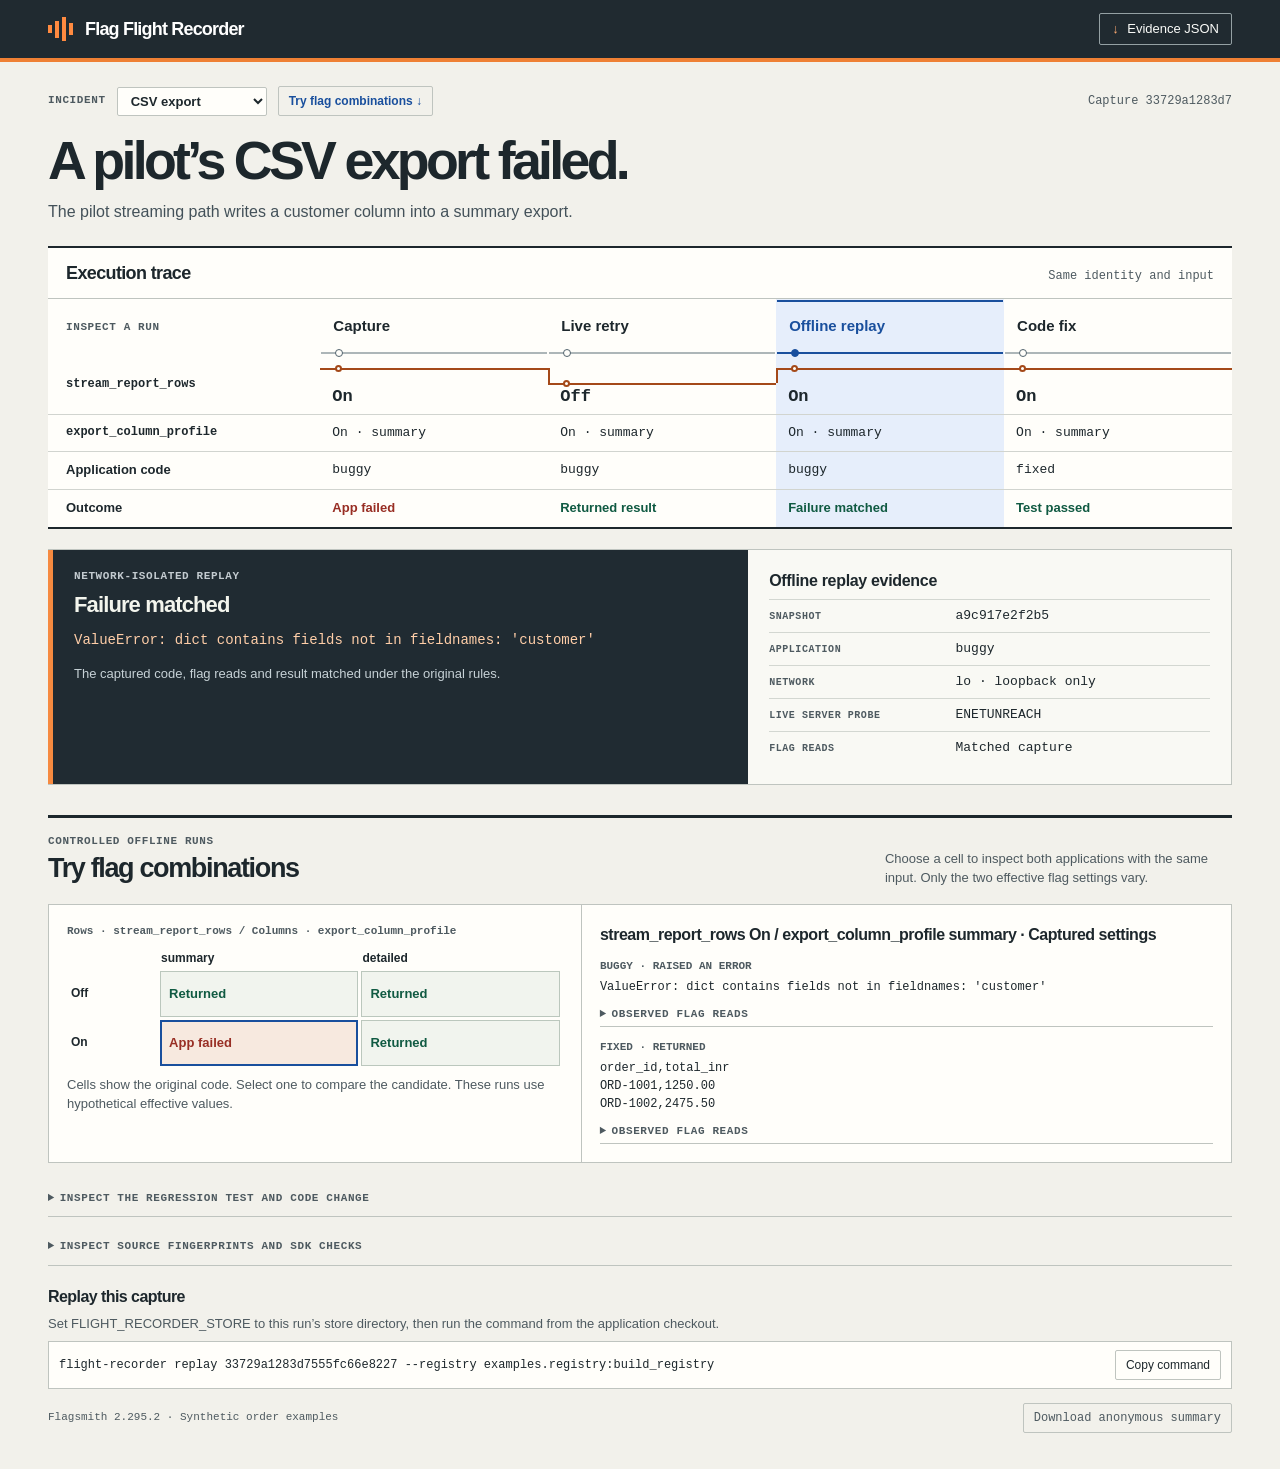
<file: docs/index.html>
<!doctype html>
<html lang="en">
  <head>
    <meta charset="utf-8" />
    <meta name="viewport" content="width=device-width, initial-scale=1" />
    <link rel="icon" href="data:," />
    <meta
      name="description"
      content="Inspect the captured flags, application output and replay evidence for a Flagsmith incident."
    />
    <title>Incident trace · Flag Flight Recorder</title>
    <style>
      :root {
  color-scheme: light;
  --paper: #f2f1eb;
  --surface: #fffefa;
  --ink: #1d272c;
  --muted: #4e5a60;
  --line: #bfc4bf;
  --blue: #194f9d;
  --bluewash: #e6eefb;
  --ok: #105a42;
  --bad: #982e24;
  --orange: #ff8a40;
  --mono:
    "IBM Plex Mono", "SFMono-Regular", Consolas, "Liberation Mono", monospace;
  --sans: Inter, "Segoe UI", Arial, sans-serif;
}
* {
  box-sizing: border-box;
}
body {
  margin: 0;
  background: var(--paper);
  color: var(--ink);
  font: 15px/1.45 var(--sans);
}
h1,
h2,
h3,
p,
dl,
dd {
  margin: 0;
}
button,
select {
  font: inherit;
  color: inherit;
}
button,
select,
summary {
  cursor: pointer;
}
button:focus-visible,
summary:focus-visible,
select:focus-visible,
pre:focus-visible,
a:focus-visible {
  outline: 3px solid #ec7e33;
  outline-offset: 3px;
}
.skip {
  position: fixed;
  left: 12px;
  top: -90px;
  z-index: 2;
  background: white;
  color: var(--ink);
  padding: 10px;
}
.skip:focus {
  top: 8px;
}
.shell {
  width: min(1280px, calc(100% - 96px));
  margin-inline: auto;
}
.bar {
  background: #202a30;
  color: #fff;
  border-bottom: 4px solid #ef8034;
}
.bar .shell {
  display: flex;
  align-items: center;
  justify-content: space-between;
  gap: 14px;
  min-height: 58px;
}
.brand {
  font-size: 18px;
  font-weight: 720;
  letter-spacing: -0.045em;
  display: flex;
  align-items: center;
  gap: 12px;
}
.rec-mark {
  align-items: center;
  display: flex;
  gap: 3px;
  height: 25px;
}
.rec-mark i {
  display: block;
  width: 4px;
  background: var(--orange);
}
.rec-mark i:nth-child(1) {
  height: 8px;
}
.rec-mark i:nth-child(2) {
  height: 17px;
}
.rec-mark i:nth-child(3) {
  height: 24px;
}
.rec-mark i:nth-child(4) {
  height: 12px;
}
.save {
  border: 1px solid #94a0a3;
  background: transparent;
  color: #fafbf8;
  padding: 6px 12px;
  border-radius: 2px;
  font-size: 13px;
}
.save:hover {
  background: #34434a;
}
.save span {
  color: #feaa71;
  margin-right: 5px;
}
main {
  padding: 24px 0 36px;
}
.case-nav {
  display: flex;
  align-items: center;
  gap: 11px;
  flex-wrap: wrap;
  margin-bottom: 17px;
}
.case-nav label,
.micro,
.table-caption,
.signal dt,
summary {
  font: 650 11px/1.4 var(--mono);
  letter-spacing: 0.055em;
  text-transform: uppercase;
}
.case-nav label,
.micro {
  color: var(--muted);
}
.case-nav select {
  background: var(--surface);
  border: 1px solid var(--line);
  padding: 5px 24px 5px 9px;
  border-radius: 2px;
  font-size: 13px;
  font-weight: 650;
}
.case-id {
  margin-left: auto;
  font: 12px/1.5 var(--mono);
  color: var(--muted);
}
h1 {
  font-size: clamp(34px, 4.2vw, 64px);
  line-height: 1.02;
  letter-spacing: -0.069em;
  font-weight: 740;
  max-width: 22ch;
  text-wrap: balance;
}
.dek {
  margin: 12px 0 22px;
  font-size: 16px;
  line-height: 1.5;
  color: #435159;
  max-width: 80ch;
}
section.trace {
  border-block: 2px solid var(--ink);
  background: var(--surface);
}
.trace-head {
  display: flex;
  align-items: baseline;
  gap: 10px;
  justify-content: space-between;
  padding: 12px 18px;
  border-bottom: 1px solid var(--line);
}
h2 {
  font-size: 18px;
  letter-spacing: -0.035em;
}
.trace-head p {
  font: 12px/1.5 var(--mono);
  color: var(--muted);
}
.matrix {
  border-collapse: collapse;
  width: 100%;
  table-layout: fixed;
}
.matrix thead {
  vertical-align: bottom;
}
.matrix tr > * {
  border-bottom: 1px solid #d1d4cf;
}
.matrix tr:last-child > * {
  border-bottom: 0;
}
.matrix th,
.matrix td {
  vertical-align: middle;
  text-align: left;
}
.matrix th:first-child {
  width: 23%;
  padding: 9px 18px;
  font-size: 13px;
}
.matrix thead th:first-child {
  font: 650 11px/1.5 var(--mono);
  letter-spacing: 0.055em;
  text-transform: uppercase;
  color: var(--muted);
}
.matrix td {
  font: 13px/1.4 var(--mono);
  padding: 7px 12px;
}
.matrix td.selected,
.matrix th.selected {
  background: var(--bluewash);
}
.matrix tbody tr:first-child td {
  font-size: 17px;
  font-weight: 650;
}
.matrix tbody tr:nth-child(-n + 2) th {
  font-family: var(--mono);
  font-size: 12px;
  overflow-wrap: anywhere;
}
.stage {
  position: relative;
  border: 0;
  text-align: left;
  background: transparent;
  width: 100%;
  padding: 14px 12px 16px;
  font-size: 15px;
  font-weight: 700;
  line-height: 1.35;
  min-height: 54px;
}
.stage:hover {
  background: #f1f3ee;
}
.stage[aria-pressed="true"] {
  color: var(--blue);
  background: var(--bluewash);
}
.stage:after {
  content: "";
  position: absolute;
  bottom: 0;
  height: 2px;
  left: 0;
  right: 0;
  background: #adb6b8;
}
.stage:before {
  content: "";
  z-index: 1;
  position: absolute;
  bottom: -3px;
  left: 14px;
  width: 6px;
  height: 6px;
  border-radius: 50%;
  background: var(--surface);
  border: 1px solid #52636d;
}
.stage[aria-pressed="true"]:before {
  border-color: var(--blue);
  background: var(--blue);
}
.stage[aria-pressed="true"]:after {
  background: var(--blue);
}
.stage:focus-visible {
  outline-offset: -3px;
}
.matrix .level {
  position: relative;
  height: 60px;
  vertical-align: bottom;
  padding-bottom: 6px;
}
.wave {
  position: absolute;
  inset: 0;
  pointer-events: none;
}
.wave::before {
  content: "";
  position: absolute;
  top: 13px;
  left: 0;
  right: 0;
  border-top: 2px solid #a44919;
}
.wave.low::before {
  top: 28px;
}
.wave.transition::after {
  content: "";
  position: absolute;
  left: 0;
  top: 13px;
  height: 15px;
  border-left: 2px solid #a44919;
}
.wave .sample {
  position: absolute;
  top: 10px;
  left: 15px;
  width: 7px;
  height: 7px;
  border: 2px solid #a44919;
  border-radius: 50%;
  background: var(--surface);
}
.wave.low .sample {
  top: 25px;
}
.delta .held {
  display: block;
}
.matrix .status {
  font: 680 13px/1.4 var(--sans);
}
.good {
  color: var(--ok);
}
.bad {
  color: var(--bad);
}
.neutral {
  color: var(--ink);
}
.mobile-trace {
  display: none;
}
.readout {
  display: grid;
  grid-template-columns: minmax(0, 1.45fr) minmax(0, 1fr);
  margin-top: 20px;
  border: 1px solid var(--line);
  border-left: 0;
}
.output {
  color: #f3f5ed;
  background: #202b32;
  border-left: 5px solid #f68a40;
  padding: 19px 21px;
  min-width: 0;
}
.output .micro {
  color: #c3cbd0;
}
.output h3 {
  font-size: 22px;
  letter-spacing: -0.04em;
  margin: 5px 0 9px;
}
.output pre {
  color: #ffcea8;
  font: 14px/1.55 var(--mono);
  white-space: pre-wrap;
  overflow-wrap: anywhere;
  margin: 0;
}
.output pre.success {
  color: #b1e1cf;
}
.output .explain {
  color: #c6d1d6;
  margin-top: 14px;
  font-size: 13px;
  max-width: 65ch;
}
.proof {
  background: #f9f9f4;
  padding: 19px 21px;
  min-width: 0;
}
.proof h3 {
  font-size: 16px;
  letter-spacing: -0.02em;
  margin-bottom: 7px;
}
.signal > div {
  display: grid;
  grid-template-columns: minmax(95px, 40%) 1fr;
  align-items: baseline;
  gap: 10px;
  padding: 7px 0;
  border-top: 1px solid #d3d7d1;
}
.signal dt {
  font-size: 10px;
  color: var(--muted);
}
.signal dd {
  font: 13px/1.4 var(--mono);
  overflow-wrap: anywhere;
}
details {
  border-bottom: 1px solid var(--line);
  margin-top: 12px;
}
summary {
  display: list-item;
  padding: 10px 0;
  color: var(--muted);
  width: fit-content;
}
details .signal {
  margin: 0 0 16px;
  max-width: 850px;
}
footer {
  color: var(--muted);
  font: 11px/1.5 var(--mono);
  margin-top: 14px;
}
@media (max-width: 900px) {
  .shell {
    width: calc(100% - 44px);
  }
  .matrix th:first-child {
    width: 22%;
    padding-left: 11px;
  }
  .matrix td {
    padding-inline: 8px;
  }
  .stage {
    padding-inline: 8px;
    font-size: 14px;
  }
}
@media (max-width: 700px) {
  .shell {
    width: calc(100% - 32px);
  }
  .bar .shell {
    min-height: 50px;
  }
  .brand {
    font-size: 16px;
    gap: 8px;
  }
  .save {
    font-size: 12px;
    padding: 5px 7px;
  }
  main {
    padding-top: 15px;
  }
  .case-nav {
    margin-bottom: 13px;
    gap: 7px;
  }
  .case-id {
    font-size: 10px;
  }
  .dek {
    margin: 9px 0 14px;
    font-size: 14px;
    line-height: 1.45;
  }
  .trace-head {
    padding: 9px 10px;
    align-items: flex-start;
    flex-direction: column;
    gap: 1px;
  }
  .trace-head p {
    font-size: 10px;
  }
  h2 {
    font-size: 16px;
  }
  .matrix {
    display: none;
  }
  .mobile-trace {
    display: block;
  }
  .m-stages {
    display: grid;
    grid-template-columns: 1fr 1fr;
  }
  .m-stage {
    position: relative;
    display: flex;
    align-items: flex-start;
    gap: 8px;
    flex-direction: column;
    background: var(--surface);
    text-align: left;
    border: 0;
    border-bottom: 1px solid var(--line);
    padding: 9px 10px;
    line-height: 1.1;
  }
  .m-stage:nth-child(odd) {
    border-right: 1px solid var(--line);
  }
  .m-stage strong {
    font-size: 13px;
  }
  .m-stage span {
    font-size: 12px;
  }
  .m-stage[aria-pressed="true"] {
    background: var(--bluewash);
    box-shadow: inset 3px 0 var(--blue);
  }
  .delta {
    padding: 8px 10px;
    line-height: 1.5;
    font-size: 12px;
    overflow-wrap: anywhere;
  }
  .delta code {
    font-weight: 650;
  }
  .readout {
    grid-template-columns: 1fr;
    margin-top: 14px;
  }
  .output,
  .proof {
    padding: 14px;
  }
  .output h3 {
    font-size: 20px;
  }
  .output pre {
    font-size: 13px;
  }
  .output .explain {
    margin-top: 8px;
  }
  .proof {
    border-left: 1px solid var(--line);
  }
  summary {
    font-size: 10px;
  }
  .case-nav select {
    padding-right: 8px;
  }
}
@media (max-width: 370px) {
  .brand {
    font-size: 14px;
  }
  .case-id {
    display: none;
  }
  .shell {
    width: calc(100% - 24px);
  }
  h1 {
    font-size: 31px;
  }
  .save {
    font-size: 11px;
  }
  .dek {
    font-size: 13px;
  }
}
[hidden] {
  display: none !important;
}
button {
  touch-action: manipulation;
}
.jump,
#copy,
#regression-body button,
footer button {
  background: transparent;
  border: 1px solid var(--line);
  border-radius: 2px;
  padding: 5px 10px;
  font-size: 12px;
  line-height: 1.5;
}
.jump {
  color: var(--blue);
  font-weight: 680;
}
.jump:hover,
#copy:hover,
footer button:hover,
#regression-body button:hover {
  background: var(--bluewash);
}
.case-nav {
  row-gap: 8px;
}
.matrix th:first-child {
  overflow-wrap: anywhere;
}
.matrix td {
  overflow-wrap: anywhere;
}
.matrix .stage {
  overflow-wrap: anywhere;
}
.signal dd,
.cell-evidence pre {
  white-space: pre-wrap;
}
.explorer {
  margin-block: 30px 18px;
  border-top: 3px solid var(--ink);
  scroll-margin-top: 14px;
}
.explorer-head {
  display: flex;
  align-items: end;
  justify-content: space-between;
  gap: 18px;
  margin: 16px 0;
}
.explorer h2 {
  font-size: 27px;
  letter-spacing: -0.05em;
}
.explorer-head > p {
  max-width: 48ch;
  font-size: 13px;
  color: var(--muted);
}
.experiment {
  display: grid;
  grid-template-columns: minmax(0, 0.9fr) minmax(0, 1.1fr);
  background: var(--surface);
  border: 1px solid var(--line);
}
.experiment > div {
  min-width: 0;
  padding: 18px;
}
.cell-evidence {
  border-left: 1px solid var(--line);
}
.cell-evidence h3 {
  font-size: 16px;
  letter-spacing: -0.03em;
}
.cell-evidence h4 {
  font: 650 11px/1.4 var(--mono);
  text-transform: uppercase;
  color: var(--muted);
  margin: 13px 0 3px;
}
.cell-evidence pre,
#regression-body pre {
  font: 12px/1.5 var(--mono);
  white-space: pre-wrap;
  overflow-wrap: anywhere;
  margin: 0;
  max-height: 180px;
  overflow: auto;
}
.axes {
  width: 100%;
  table-layout: fixed;
  border-collapse: separate;
  border-spacing: 3px;
  font-size: 13px;
}
.axes caption {
  text-align: left;
  overflow-wrap: anywhere;
  font: 600 11px/1.5 var(--mono);
  color: var(--muted);
  margin-bottom: 6px;
}
.axes th {
  text-align: left;
  font-size: 12px;
  overflow-wrap: anywhere;
}
.axes th:first-child {
  width: 18%;
}
.axes td {
  padding: 0;
}
.axes button {
  min-height: 46px;
  width: 100%;
  background: #f1f4ee;
  border: 1px solid #bbc7bd;
  text-align: left;
  padding: 8px;
  font-size: 13px;
  font-weight: 650;
  color: var(--ok);
}
.axes button.failure {
  background: #f7e9df;
  border-color: #dab4a1;
  color: var(--bad);
}
.axes button[aria-pressed="true"] {
  outline: 2px solid var(--blue);
  outline-offset: -2px;
}
.axes button:focus-visible {
  outline: 3px solid #aa4e11;
  outline-offset: 1px;
}
.lab-note,
details p,
#replay-command p {
  color: var(--muted);
  font-size: 13px;
  margin: 7px 0;
}
.cell-evidence details {
  margin: 7px 0 0;
}
.cell-evidence summary {
  padding: 4px 0;
}
.cell-evidence pre {
  color: var(--ink);
}
#regression-body {
  padding-bottom: 14px;
}
#regression-body pre {
  background: var(--surface);
  padding: 12px;
  margin: 8px 0;
}
#replay-command {
  margin-top: 19px;
}
#replay-command h2 {
  font-size: 16px;
}
.command {
  display: flex;
  align-items: center;
  gap: 10px;
  flex-wrap: wrap;
  background: var(--surface);
  border: 1px solid var(--line);
  padding: 8px 10px;
}
.command code {
  font: 12px/1.5 var(--mono);
  overflow-wrap: anywhere;
}
.command button {
  margin-left: auto;
}
footer {
  display: flex;
  align-items: center;
  justify-content: space-between;
  gap: 8px;
  flex-wrap: wrap;
}
.stage[aria-pressed="true"] {
  box-shadow: inset 0 2px var(--blue);
}
#regression-body button {
  font-family: var(--sans);
}
.output pre {
  max-height: 230px;
  overflow: auto;
}
.m-stage {
  min-height: 48px;
}
.signal dd {
  margin: 0;
}
@media (max-width: 700px) {
  .experiment {
    grid-template-columns: 1fr;
  }
  .experiment > div {
    padding: 10px;
  }
  .cell-evidence {
    border-left: 0;
    border-top: 1px solid var(--line);
  }
  .explorer-head {
    display: block;
    margin: 12px 0;
  }
  .explorer-head > p {
    margin-top: 6px;
  }
  .jump {
    font-size: 11px;
    padding: 4px 7px;
  }
  .case-id {
    display: none;
  }
  .explorer h2 {
    font-size: 23px;
  }
  .axes button {
    min-height: 44px;
  }
  .output .explain {
    font-size: 12px;
  }
  footer {
    align-items: start;
  }
  .trace-head p {
    display: none;
  }
}

    </style>
  </head>
  <body>
    <a class="skip" href="#investigation">Skip to incident</a>
    <header class="bar">
      <div class="shell">
        <div class="brand">
          <span aria-hidden="true" class="rec-mark"
            ><i></i><i></i><i></i><i></i></span
          >Flag Flight Recorder
        </div>
        <button type="button" class="save" id="save">
          <span aria-hidden="true">↓</span> Evidence JSON
        </button>
      </div>
    </header>
    <main class="shell" id="investigation" tabindex="-1">
      <nav class="case-nav" aria-label="Incident selection">
        <label for="case">Incident</label
        ><select id="case"></select
        ><button type="button" class="jump" id="jump" hidden>
          Try flag combinations ↓</button
        ><span class="case-id" id="case-id"></span>
      </nav>
      <h1 id="headline"></h1>
      <p class="dek" id="dek"></p>
      <section class="trace" aria-labelledby="trace-title">
        <div class="trace-head">
          <h2 id="trace-title">Execution trace</h2>
          <p>Same identity and input</p>
        </div>
        <table
          class="matrix"
          id="matrix"
          aria-label="Recorded flags, code and outcomes by stage"
        ></table>
        <div class="mobile-trace">
          <div
            class="m-stages"
            id="m-stages"
            role="group"
            aria-label="Inspect a recorded stage"
          ></div>
          <p class="delta" id="delta"></p>
        </div>
      </section>
      <section
        class="readout"
        aria-label="Selected stage evidence"
        aria-live="polite"
        aria-atomic="true"
      >
        <div class="output">
          <p class="micro" id="stage-kind"></p>
          <h3 id="output-title"></h3>
          <pre id="output" tabindex="0"></pre>
          <p id="explain" class="explain"></p>
        </div>
        <div class="proof">
          <h3 id="proof-title"></h3>
          <dl class="signal" id="proof"></dl>
        </div>
      </section>
      <section
        id="explorer"
        class="explorer"
        aria-labelledby="explorer-title"
        hidden
        tabindex="-1"
      >
        <div class="explorer-head">
          <div>
            <p class="micro">Controlled offline runs</p>
            <h2 id="explorer-title">Try flag combinations</h2>
          </div>
          <p>
            Choose a cell to inspect both applications with the same input. Only
            the two effective flag settings vary.
          </p>
        </div>
        <div class="experiment">
          <div id="grid"></div>
          <div class="cell-evidence" aria-live="polite">
            <h3 id="cell-title"></h3>
            <div id="cell-output"></div>
          </div>
        </div>
      </section>
      <details id="regression">
        <summary>Inspect the regression test and code change</summary>
        <div id="regression-body"></div>
      </details>
      <details id="provenance">
        <summary>Inspect source fingerprints and SDK checks</summary>
        <dl class="signal" id="origins"></dl>
      </details>
      <section id="replay-command" hidden>
        <h2>Replay this capture</h2>
        <p>
          Set FLIGHT_RECORDER_STORE to this run’s store directory, then run the
          command from the application checkout.
        </p>
        <div class="command">
          <code id="command"></code
          ><button type="button" id="copy">Copy command</button>
        </div>
      </section>
      <footer>
        <span id="meta"></span
        ><button type="button" id="summary">Download anonymous summary</button>
      </footer>
      <noscript>Enable JavaScript to inspect the recorded evidence.</noscript>
    </main>
    <script type="application/json" id="evidence">
      {"cases":[{"artifacts":{"filename":"csv-export-synthetic-pytest.zip","fixture_snapshot":"0b551dc3bb2e133a88a1ee3e2edfd37ad4dc0d0acfbac26d9bb731e2ca460d48","fixture_spec":"8ce2286a4867b5d7b130416fb6205abe407a3ac56d3f9376a374667ddf43a182","patch":"--- csv-export/buggy.py\n+++ csv-export/fixed.py\n@@ -1,4 +1,4 @@\n-\"\"\"The original version of the CSV operation, retained for historical replay.\"\"\"\n+\"\"\"CSV export with the selected columns applied to streamed rows.\"\"\"\n \n from flag_flight_recorder import OperationContext\n \n@@ -7,7 +7,5 @@\n \n def export_report(context: OperationContext) -\u003e str:\n     rows, streaming, columns = report_settings(context)\n-    if streaming:\n-        # The original streaming path supplied columns outside the selected profile.\n-        return write_csv(rows, columns)\n-    return write_csv([project_row(row, columns) for row in rows], columns)\n+    projected = (project_row(row, columns) for row in rows)\n+    return write_csv(projected if streaming else list(projected), columns)\n","runtime":{"engine":"11.1.2","flagsmith":"6.5.0","implementation":"CPython","python":"3.13.5"},"zip_base64":"[base64]/[base64]/pxTvH0o7lOb/BtY/5/NP1BLAwQUAAAACAChq3ld+C/45D0CAACsAwAADAAAAGNhcHR1cmUuanNvbnVSy2ocMRD8lUUXH+Id9BhpHtfY54QQkkMIS0vq2RXMC0njeDH+97R2MAkOOU1PqVWq7qoXBut6SheQ2rCetbYx2NgWtOTS1FI1WimN0nprUEqD0DTQON/YrvZeE6oa7LDuurrtTO3Y/Y3vCWMKy0yEdjufr4TiE4wb5CWy/oXhfA4z0qkQlagkHQ8jnNMU8oVAU+mKExamdcQJ5wx55/r4+ZovVN2zdS96piqhKs1eywPUWciH8Jy3iIlqgoMnOOQr9abrnC+YgzuuYVzykdflkXndcullcflF3x8vzG0pLxOSUvaA03J4hJSpc4ke4yl4gj99eTgKzgWheckwnsJcuoXUvOKc1PxL8h3/[base64]/W8Gau4Pd297vSOmRMnYUhk+RgoWreu6FrJvFDV8vGG0qIjgbyvcFZzcMm7TfFrjMoQR9ziCHZGmz3HDe1aSWmjSNk0Qr4UjZWKZThFvDHtS3t0rniR3wQlYL6icYU2X5S+HuNVaeKeslSiUgpb8QFQo0Q9eNeBr77jn4AZL/hjfWdsogdJBbbivW/b6G1BLAwQUAAAACAChq3ld550m2h0BAADRAgAAEAAAAGVudmlyb25tZW50Lmpzb26tUk1PwzAM/SuTz53Eeuxt0rghNAE3NEWmc0pGPqrEGauq/neSrWwDhkAIHyJbfs7zs90Dtkq8UAcVOCm1sjQNneVnYlVPpdpx9AQFSMLsicDIFKB67GG9Qds4odZQzQogi0+aks8+0hEPVQ8jwKJJIdCudZ5F7XQ0VrTeSaUzAXdtTt8/zG8X87sFDGec1BiyDJWNWn9qRWxRx1wYojHou1Orh3SMmR6uRpteeEabpVITNastepVLL/Bk4auh+KC9/El7edQe2BMa4Wk/Au9ewz8IXyrteLLUaP+uvfy19lXxvk+1Tq0p7oTbkvcp2gOOWq+lpDp9SBOpsQmT0ymlnW9S6utp3Lga9RnQ+QatCsjK2W/QeVrjlA79DW9QSwMEFAAAAAgAoat5XalythyxAAAA6gAAAA8AAAByZWdyZXNzaW9uLmpzb249zMFqxCAUheF3cW2D1/E6mnX3ha4LcqM3HSGTiDolpfTd66az/c/h+xFUSvji2vKxi1ms+eQkpIhU+qNyaDfSaMeAVlsAs2jUkExUGlZHF3ALem+c8xckRrJOe2PI0oomRhsjm6vxjBaHyWfh2Ac/i6MmriEn2Y9OW8h7/djf3l9fQCmQoFFNSj2LltpcccJRhlL5M7dev4fCJ93Lxm36b/PyyFsKz4sULd74TmKG3z9QSwMEFAAAAAgAoat5XWnGiJHxAAAAUQEAABAAAAB0ZXN0X2luY2lkZW50LnB5ZY89T8QwDIb3/Aqry10lrupnWpBgZERMrJHbOG2kNKmcgODfkzt0E96s5/2wi6L4ILbmB9JGQN8HLYk0MMVPlwBXtD6mGwtsV+vRwavDNe42bUD+y3LwO/lUFUUhDIcdDkybszPY/Qic4D2v4o+YbFTG2XVLimkJrIkrpjWXRRv83YExEl8VdyCE0GQgUUzqlqHpIK9zqwoHMaasOZdweYG34OlJQJ5/IefrIWeljHWkVFkdyDngAWL+WMUN20E+n6aF2naS2E9ynAc9zk1X9400s2zrAWfq6xE7XAapO/[base64]","zip_sha256":"a2b89303a9a0906a3c0725537e86c8e4457ef81b9a18ad436c86151ec8e305af"},"comparison":{"app_sha256":"8b76e7b8a5202642375335e2bdb6e226ea77a7cd7b94dd5db637e9e49948964c","app_version":"buggy","capture_id":"33729a1283d7555fc66e8227","current":{"outcome":{"result":"order_id,total_inr\nORD-1001,1250.00\nORD-1002,2475.50\n","status":"success"},"reads":{"export_column_profile":{"enabled":true,"value":"summary"},"stream_report_rows":{"enabled":false}},"snapshot_sha256":"f0bae9d86ae631da246c7c6969b99b2ea2ec3edcb4e9d655c6db40c490b99ec3"},"event_sha256":"e50911ecd5bad968d60b02b5096a26fa80f8a161eeb6eac23dbf337bd1c5105e","flag_changes":[{"after":{"enabled":false},"before":{"enabled":true},"name":"stream_report_rows"}],"historical":{"outcome":{"message":"dict contains fields not in fieldnames: 'customer'","status":"error","type":"ValueError"},"reads":{"export_column_profile":{"enabled":true,"value":"summary"},"stream_report_rows":{"enabled":true}},"snapshot_sha256":"a9c917e2f2b53b944db12cf6ba3c1ce797d2735925acee956f68c72c5c86e8f8"},"identity":"synthetic-pilot-04","isolation":{"connection_error":"ENETUNREACH","interfaces":["lo"],"isolated":true,"live_listener_reachable":false,"namespace":"net:[4026534242]","probe_host":"127.0.0.1","probe_port":13934},"occurred_at":"2026-11-25T15:59:01.515+00:00","operation":"csv-export","outcome_changed":true,"reasons":{"export_column_profile":"SPLIT; weight=50.0","stream_report_rows":"TARGETING_MATCH; segment=Pilot Plan"},"recorded":{"outcome":{"message":"dict contains fields not in fieldnames: 'customer'","status":"error","type":"ValueError"},"reads":{"export_column_profile":{"enabled":true,"value":"summary"},"stream_report_rows":{"enabled":true}},"snapshot_sha256":"a9c917e2f2b53b944db12cf6ba3c1ce797d2735925acee956f68c72c5c86e8f8"},"registry":"examples.registry:build_registry","runtime":{"engine":"11.1.2","flagsmith":"6.5.0","implementation":"CPython","python":"3.13.5"},"status":"reproduced","traits":{"plan":"pilot"}},"description":"The pilot streaming path writes a customer column into a summary export.","exploration":{"axes":[{"field":"enabled","flag":"stream_report_rows","values":[false,true]},{"field":"value","flag":"export_column_profile","values":["summary","detailed"]}],"baseline_settings":[true,"summary"],"candidate_app_sha256":"75cbcd6ed6a690e8da1f47e2aff2d6fbfaffe0c8532488307249a1057a292780","candidate_version":"fixed","capture_id":"33729a1283d7555fc66e8227","cells":[{"candidate":{"outcome":{"result":"order_id,total_inr\nORD-1001,1250.00\nORD-1002,2475.50\n","status":"success"},"reads":{"export_column_profile":{"enabled":true,"value":"summary"},"stream_report_rows":{"enabled":false}}},"original":{"outcome":{"result":"order_id,total_inr\nORD-1001,1250.00\nORD-1002,2475.50\n","status":"success"},"reads":{"export_column_profile":{"enabled":true,"value":"summary"},"stream_report_rows":{"enabled":false}}},"settings":[false,"summary"],"snapshot_sha256":"db806c0952014680e419c68395fa67a9d2e06d12a00f8a6b9243c49fa23f18cb"},{"candidate":{"outcome":{"result":"order_id,customer,total_inr\nORD-1001,Demo East,1250.00\nORD-1002,Demo West,2475.50\n","status":"success"},"reads":{"export_column_profile":{"enabled":true,"value":"detailed"},"stream_report_rows":{"enabled":false}}},"original":{"outcome":{"result":"order_id,customer,total_inr\nORD-1001,Demo East,1250.00\nORD-1002,Demo West,2475.50\n","status":"success"},"reads":{"export_column_profile":{"enabled":true,"value":"detailed"},"stream_report_rows":{"enabled":false}}},"settings":[false,"detailed"],"snapshot_sha256":"bfe17469d54a1601cd566c11a04c65758ddf294a1ba51bff518092cd973a6923"},{"candidate":{"outcome":{"result":"order_id,total_inr\nORD-1001,1250.00\nORD-1002,2475.50\n","status":"success"},"reads":{"export_column_profile":{"enabled":true,"value":"summary"},"stream_report_rows":{"enabled":true}}},"original":{"outcome":{"message":"dict contains fields not in fieldnames: 'customer'","status":"error","type":"ValueError"},"reads":{"export_column_profile":{"enabled":true,"value":"summary"},"stream_report_rows":{"enabled":true}}},"settings":[true,"summary"],"snapshot_sha256":"f2da51f22fa31797eca43f29352a1a392d43cb2db702de1b5b82d08fbe77043a"},{"candidate":{"outcome":{"result":"order_id,customer,total_inr\nORD-1001,Demo East,1250.00\nORD-1002,Demo West,2475.50\n","status":"success"},"reads":{"export_column_profile":{"enabled":true,"value":"detailed"},"stream_report_rows":{"enabled":true}}},"original":{"outcome":{"result":"order_id,customer,total_inr\nORD-1001,Demo East,1250.00\nORD-1002,Demo West,2475.50\n","status":"success"},"reads":{"export_column_profile":{"enabled":true,"value":"detailed"},"stream_report_rows":{"enabled":true}}},"settings":[true,"detailed"],"snapshot_sha256":"21662f479f1f81ba02b0f4c19af8e564a62b42984c3c3903b99323ec4f44c409"}],"event_sha256":"e50911ecd5bad968d60b02b5096a26fa80f8a161eeb6eac23dbf337bd1c5105e","historical_snapshot":"a9c917e2f2b53b944db12cf6ba3c1ce797d2735925acee956f68c72c5c86e8f8","isolation":{"connection_error":"ENETUNREACH","interfaces":["lo"],"isolated":true,"live_listener_reachable":false,"namespace":"net:[4026534242]","probe_host":"127.0.0.1","probe_port":13934},"kind":"effective-flag-combinations","original_app_sha256":"8b76e7b8a5202642375335e2bdb6e226ea77a7cd7b94dd5db637e9e49948964c","original_version":"buggy"},"fix":"Project each streamed row onto the selected report columns before passing it to the CSV writer.","headline":"A pilot’s CSV export failed.","id":"csv-export","live_requests":{"original":{"app_sha256":"8b76e7b8a5202642375335e2bdb6e226ea77a7cd7b94dd5db637e9e49948964c","capture_id":"33729a1283d7555fc66e8227","event_sha256":"e50911ecd5bad968d60b02b5096a26fa80f8a161eeb6eac23dbf337bd1c5105e","http_status":500,"method":"POST","occurred_at":"2026-11-25T15:59:01.515+00:00","outcome":{"message":"dict contains fields not in fieldnames: 'customer'","status":"error","type":"ValueError"},"path":"/exports","reads":{"export_column_profile":{"enabled":true,"value":"summary"},"stream_report_rows":{"enabled":true}},"snapshot_sha256":"a9c917e2f2b53b944db12cf6ba3c1ce797d2735925acee956f68c72c5c86e8f8"},"retry":{"app_sha256":"8b76e7b8a5202642375335e2bdb6e226ea77a7cd7b94dd5db637e9e49948964c","capture_id":"8efb126948e9ff4926ce19ce","event_sha256":"e50911ecd5bad968d60b02b5096a26fa80f8a161eeb6eac23dbf337bd1c5105e","http_status":200,"method":"POST","occurred_at":"2026-11-25T15:59:01.819+00:00","outcome":{"result":"order_id,total_inr\nORD-1001,1250.00\nORD-1002,2475.50\n","status":"success"},"path":"/exports","reads":{"export_column_profile":{"enabled":true,"value":"summary"},"stream_report_rows":{"enabled":false}},"snapshot_sha256":"f0bae9d86ae631da246c7c6969b99b2ea2ec3edcb4e9d655c6db40c490b99ec3"}},"occurred_at":"2026-11-25T15:59:01.515+00:00","regression":{"after":{"app_sha256":"75cbcd6ed6a690e8da1f47e2aff2d6fbfaffe0c8532488307249a1057a292780","app_version":"fixed","capture_id":"33729a1283d7555fc66e8227","detail":"Historical flags and expected application result match.","event_sha256":"e50911ecd5bad968d60b02b5096a26fa80f8a161eeb6eac23dbf337bd1c5105e","expected":"order_id,total_inr\nORD-1001,1250.00\nORD-1002,2475.50\n","flags_match":true,"isolation":{"connection_error":"ENETUNREACH","interfaces":["lo"],"isolated":true,"live_listener_reachable":false,"namespace":"net:[4026534242]","probe_host":"127.0.0.1","probe_port":13934},"operation":"csv-export","outcome":{"result":"order_id,total_inr\nORD-1001,1250.00\nORD-1002,2475.50\n","status":"success"},"passed":true,"pytest_exit":0,"reads":{"export_column_profile":{"enabled":true,"value":"summary"},"stream_report_rows":{"enabled":true}},"snapshot_sha256":"a9c917e2f2b53b944db12cf6ba3c1ce797d2735925acee956f68c72c5c86e8f8","spec_sha256":"e81100c08000493a419fe24debdd72175472a3641ed9baa959775d7ca309d692"},"before":{"app_sha256":"8b76e7b8a5202642375335e2bdb6e226ea77a7cd7b94dd5db637e9e49948964c","app_version":"buggy","capture_id":"33729a1283d7555fc66e8227","detail":"ValueError: dict contains fields not in fieldnames: 'customer'","event_sha256":"e50911ecd5bad968d60b02b5096a26fa80f8a161eeb6eac23dbf337bd1c5105e","expected":"order_id,total_inr\nORD-1001,1250.00\nORD-1002,2475.50\n","flags_match":true,"isolation":{"connection_error":"ENETUNREACH","interfaces":["lo"],"isolated":true,"live_listener_reachable":false,"namespace":"net:[4026534242]","probe_host":"127.0.0.1","probe_port":13934},"operation":"csv-export","outcome":{"message":"dict contains fields not in fieldnames: 'customer'","status":"error","type":"ValueError"},"passed":false,"pytest_exit":1,"reads":{"export_column_profile":{"enabled":true,"value":"summary"},"stream_report_rows":{"enabled":true}},"snapshot_sha256":"a9c917e2f2b53b944db12cf6ba3c1ce797d2735925acee956f68c72c5c86e8f8","spec_sha256":"e81100c08000493a419fe24debdd72175472a3641ed9baa959775d7ca309d692"},"binding":"verified","test_sha256":"f071c8123fa29e9c6e0edbbbae6c2c716056abb39612cdb7b5aecd1d370a0cc8"},"sdk_checks":[{"identity":"synthetic-pilot-04","label":"Environment default","parity":"live API and pinned document agree","streaming":false,"variant":"summary"},{"identity":"synthetic-pilot-04","label":"Pilot segment","parity":"live API and pinned document agree","streaming":true,"variant":"summary"},{"identity":"synthetic-pilot-support-control","label":"Identity override","parity":"live API and pinned document agree","streaming":false,"variant":"summary"},{"identity":"synthetic-pilot-00","label":"Weighted variant","parity":"live API and pinned document agree","streaming":true,"variant":"detailed"}],"title":"CSV export","transition":{"after":false,"before":true,"flag":"stream_report_rows","http_status":200,"method":"PATCH","occurred_at":"2026-11-25T15:59:01.726+00:00","segment":"Pilot Plan"}},{"artifacts":{"filename":"shipping-quote-synthetic-pytest.zip","fixture_snapshot":"be86747c5a416331f2aff84ba88469e22d4e0db94f6e0a7f758cb6e951d981d3","fixture_spec":"5deadcd60baeb8881bfd991a2fc4ad45c4d3f184438e2f02710384e01a2eaa00","patch":"--- shipping-quote/buggy.py\n+++ shipping-quote/fixed.py\n@@ -1,4 +1,4 @@\n-\"\"\"Original quote handler with a sparse rate-table lookup.\"\"\"\n+\"\"\"Quote handler that reports a missing service explicitly.\"\"\"\n \n from flag_flight_recorder import OperationContext\n from flag_flight_recorder.model import Object\n@@ -8,4 +8,6 @@\n \n def quote(context: OperationContext) -\u003e Object:\n     destination, service, available = selection(context)\n+    if service not in available:\n+        return {\"status\": \"unavailable\", \"destination\": destination, \"service\": service}\n     return quoted(destination, service, available[service])\n","runtime":{"engine":"11.1.2","flagsmith":"6.5.0","implementation":"CPython","python":"3.13.5"},"zip_base64":"[base64]/wLrH6HWN8bYoMn1EHkEIPyWTlSt5tZJfQc5oIY+v2hErPZ+qczdZ4slDbiFpayHrchAwKfl4q1SXdw47WbteBf375vJ6peZ2RLs0L8KpeRXQoo4YVeP2bJ1u1Lh8xsKujuzqzBbLKEdcCXaMQvMk98YWm4ftj58vVbn+9lR+X5fV/fNz9bouf22fHu92Q9dNcLpK9Oec4u1Tcf+0yb+Bzf/ZfABQSwMEFAAAAAgAoqt5Xc7Kb4McAgAAYQMAAAwAAABjYXB0dXJlLmpzb25dUsuO2zAM/[base64]/M9IL57Lve6e2sDqLOB5/JStwXXFi9QW9CxEIS3wDVzkeuIHJ1hkINgiRvhgCE3CZTwmTmpHRpvjI9Oei8ZPaINKIkGlHoluPU61gFribvztBG/Mu4Yb4zHeau3wQnXWsYH8R8l9fjpF5xO2LxYcbmU2PTjy0xM1wZfFyj3v3+mmzcP6O7toe7fmnjSwbFIS+FZiGyFY4GxBEwwIYM30aqcZDZoFdNOMh+pE6JjwjKZc2hcE+FExq1S1kVtUHtJm7XgLM9Un2LclgXTEcjVjnDNjvOd0D+5Pmh/YHovlP3M2IG1XU0zLg+161DmuYz97vc2VWzFrcbpjE3bmdRC3+Q9vWt/aobQire2J1wWuhAy4zq3nm94/XrLkAMLQlrvxwPhhMf378fbkA8FklWXDenHtuJxwZ5Iwen4fgn/d1HbGgc8Q3fgFI4wr8P0wehAh2KVpbtX3EhJbkPOTgVwThmPQiSFLAWvyGsGNlvtYjDoNU/e8SS7t79QSwMEFAAAAAgAoqt5XS/D3+UUAQAA2gIAABAAAABlbnZpcm9ubWVudC5qc29uzVJNT8MwDP0rk8+txHrsbdK4AQfgBJoi0zrFW5aUfFSrqv53ElZGgSE44kNky8/284sHwJbFjnoowUipWFPueu2fyXOVSz74YAkykITJE86jJwfl4wD1FnVjBNdQLjMgjU+Kou9toBMeygEmgMZ9DCecoENryTnxEkzql4Hv25S+u1/drFe3axhnM6nZk/ZQ6qDUFyqiQxVS4bUJ2iPrxYPRM8JHUAiJBFxMlp95JlvG0n1Qnju0nErPTEvrb8bskwLFbwoUJwWCI2GpYaNRCYv/av3iz+tvsveP5TqyY98L05G1MXoDnNa9lJKq2JAWUmHjFh831VqzjanvN3JlKlQzoLENanboo2Y/[base64]/MSc7DpRSg2NAGprgUAUEsDBBQAAAAIAKKreV2cvgmcuAAAAPkAAAAPAAAAcmVncmVzc2lvbi5qc29uPY3NigIxEAZfZemzLMmg+ZnH2MNeh07S0UAcQzozjIjvblSUvlUX9d0AS5lWqpwuM4wQ00YBduCxtKXSxCccDqo/yKL2YgiHiBKNQGlFdEKruDdeKRt8sNIapeMQldB7Y4d+TkphnBQq6t6krZBvPT/eIBC3NGN7r/6lcKSff8yZrl1kqmvy9FzdSiXmJ2vYFu5omXHFlNFlgvsOKh0Tt3p9yXgumfj3w0a3pBymr9Ir/kRnhFHeH1BLAwQUAAAACACiq3ldIY+HP/AAAABRAQAAEAAAAHRlc3RfaW5jaWRlbnQucHlljz1PxDAMhvf8CqvLtRJU/bq7HBKMjIiJNXIbp42UJpETEPx7coduwpv1vB92VVUfxNb8QN4I6DvSkkkDU/p0GXBF61O+scB2tR4dvDpc027zBuS/LAe/k89tVVXCcNghYt6cncHuMXCG97KKP2KKURln1y0rpiWwJm6Z1lKWbPB3B6ZEfFXcgRBCk4FMKatbhqZIXpdWFSIx5qKpG3h8gbfg6UlAmX8h9fWQWiljHSnVtBG5BDxAKh+rtOFwPD0fjppQL/[base64]/wAAAAUQEAABAAAAAAAAAAAAAAAICBxAYAAHRlc3RfaW5jaWRlbnQucHlQSwUGAAAAAAYABgCnAQAA4gcAAAAA","zip_sha256":"1a3efed39a9a0c8bf1bae6ad17bcd5f15b46d8122171f2c55dad50b130540d74"},"comparison":{"app_sha256":"3933c78d4977bb6a4c851baf634e33cc5ab2c613a477d4932d73e3a8b253f0c5","app_version":"buggy","capture_id":"08f883181234afa831e1e09b","current":{"outcome":{"result":{"amount_minor":1400,"destination":"Ridge Valley","service":"standard","status":"quoted"},"status":"success"},"reads":{"enable_express_quotes":{"enabled":false},"use_regional_rates":{"enabled":true}},"snapshot_sha256":"2338187cf6316f999561f7f6b75171993141c60e24f0643ff6bccb89e2f39089"},"event_sha256":"1d5b80c34e1f22f7280b00da02023b96c74fd3f6e74058309c4e1ac802703ffb","flag_changes":[{"after":{"enabled":false},"before":{"enabled":true},"name":"enable_express_quotes"}],"historical":{"outcome":{"message":"'express'","status":"error","type":"KeyError"},"reads":{"enable_express_quotes":{"enabled":true},"use_regional_rates":{"enabled":true}},"snapshot_sha256":"4bf5545e7cb1a9c6c960eec4b556d4277130d9b6bfeb9709406f8d3c2de9bf0f"},"identity":"synthetic-mountain-01","isolation":{"connection_error":"ENETUNREACH","interfaces":["lo"],"isolated":true,"live_listener_reachable":false,"namespace":"net:[4026534242]","probe_host":"127.0.0.1","probe_port":13934},"occurred_at":"2026-11-25T15:59:03.658+00:00","operation":"shipping-quote","outcome_changed":true,"reasons":{"enable_express_quotes":"TARGETING_MATCH; segment=Mountain Zone","use_regional_rates":"TARGETING_MATCH; segment=Mountain Zone"},"recorded":{"outcome":{"message":"'express'","status":"error","type":"KeyError"},"reads":{"enable_express_quotes":{"enabled":true},"use_regional_rates":{"enabled":true}},"snapshot_sha256":"4bf5545e7cb1a9c6c960eec4b556d4277130d9b6bfeb9709406f8d3c2de9bf0f"},"registry":"examples.registry:build_registry","runtime":{"engine":"11.1.2","flagsmith":"6.5.0","implementation":"CPython","python":"3.13.5"},"status":"reproduced","traits":{"zone":"mountain"}},"description":"A regional express quote reaches a destination with a standard rate only.","exploration":{"axes":[{"field":"enabled","flag":"use_regional_rates","values":[false,true]},{"field":"enabled","flag":"enable_express_quotes","values":[false,true]}],"baseline_settings":[true,true],"candidate_app_sha256":"79ce1aeaf86a33ce0d489b73abdc488d4e1c2be1665566967048d794b31975ea","candidate_version":"fixed","capture_id":"08f883181234afa831e1e09b","cells":[{"candidate":{"outcome":{"result":{"amount_minor":900,"destination":"Ridge Valley","service":"standard","status":"quoted"},"status":"success"},"reads":{"enable_express_quotes":{"enabled":false},"use_regional_rates":{"enabled":false}}},"original":{"outcome":{"result":{"amount_minor":900,"destination":"Ridge Valley","service":"standard","status":"quoted"},"status":"success"},"reads":{"enable_express_quotes":{"enabled":false},"use_regional_rates":{"enabled":false}}},"settings":[false,false],"snapshot_sha256":"5d33f456d5b4ffa52cd64faf94a0f057106f3c38ae95733f537804fd99857b6e"},{"candidate":{"outcome":{"result":{"amount_minor":1800,"destination":"Ridge Valley","service":"express","status":"quoted"},"status":"success"},"reads":{"enable_express_quotes":{"enabled":true},"use_regional_rates":{"enabled":false}}},"original":{"outcome":{"result":{"amount_minor":1800,"destination":"Ridge Valley","service":"express","status":"quoted"},"status":"success"},"reads":{"enable_express_quotes":{"enabled":true},"use_regional_rates":{"enabled":false}}},"settings":[false,true],"snapshot_sha256":"aa254bd89d09bb26ae3b2335e21f0144d8cf791fd36e90c0d34b1b3d8fefdb3a"},{"candidate":{"outcome":{"result":{"amount_minor":1400,"destination":"Ridge Valley","service":"standard","status":"quoted"},"status":"success"},"reads":{"enable_express_quotes":{"enabled":false},"use_regional_rates":{"enabled":true}}},"original":{"outcome":{"result":{"amount_minor":1400,"destination":"Ridge Valley","service":"standard","status":"quoted"},"status":"success"},"reads":{"enable_express_quotes":{"enabled":false},"use_regional_rates":{"enabled":true}}},"settings":[true,false],"snapshot_sha256":"4cbd9b2c90baa5a22f4aa125001f98a965bfb04fd7d4ad842b4971edfdb3c618"},{"candidate":{"outcome":{"result":{"destination":"Ridge Valley","service":"express","status":"unavailable"},"status":"success"},"reads":{"enable_express_quotes":{"enabled":true},"use_regional_rates":{"enabled":true}}},"original":{"outcome":{"message":"'express'","status":"error","type":"KeyError"},"reads":{"enable_express_quotes":{"enabled":true},"use_regional_rates":{"enabled":true}}},"settings":[true,true],"snapshot_sha256":"3ceadb0c0d852ec2a002b6692d3de4c31ccc1e37144b1fe0bfff7009fdffae87"}],"event_sha256":"1d5b80c34e1f22f7280b00da02023b96c74fd3f6e74058309c4e1ac802703ffb","historical_snapshot":"4bf5545e7cb1a9c6c960eec4b556d4277130d9b6bfeb9709406f8d3c2de9bf0f","isolation":{"connection_error":"ENETUNREACH","interfaces":["lo"],"isolated":true,"live_listener_reachable":false,"namespace":"net:[4026534242]","probe_host":"127.0.0.1","probe_port":13934},"kind":"effective-flag-combinations","original_app_sha256":"3933c78d4977bb6a4c851baf634e33cc5ab2c613a477d4932d73e3a8b253f0c5","original_version":"buggy"},"fix":"Return an unavailable quote when the requested service is absent from the destination rate table.","headline":"Express quoting failed in Ridge Valley.","id":"shipping-quote","live_requests":{"original":{"app_sha256":"3933c78d4977bb6a4c851baf634e33cc5ab2c613a477d4932d73e3a8b253f0c5","capture_id":"08f883181234afa831e1e09b","event_sha256":"1d5b80c34e1f22f7280b00da02023b96c74fd3f6e74058309c4e1ac802703ffb","http_status":500,"method":"POST","occurred_at":"2026-11-25T15:59:03.658+00:00","outcome":{"message":"'express'","status":"error","type":"KeyError"},"path":"/quotes","reads":{"enable_express_quotes":{"enabled":true},"use_regional_rates":{"enabled":true}},"snapshot_sha256":"4bf5545e7cb1a9c6c960eec4b556d4277130d9b6bfeb9709406f8d3c2de9bf0f"},"retry":{"app_sha256":"3933c78d4977bb6a4c851baf634e33cc5ab2c613a477d4932d73e3a8b253f0c5","capture_id":"ef180fbda104029e23a059c7","event_sha256":"1d5b80c34e1f22f7280b00da02023b96c74fd3f6e74058309c4e1ac802703ffb","http_status":200,"method":"POST","occurred_at":"2026-11-25T15:59:03.926+00:00","outcome":{"result":{"amount_minor":1400,"destination":"Ridge Valley","service":"standard","status":"quoted"},"status":"success"},"path":"/quotes","reads":{"enable_express_quotes":{"enabled":false},"use_regional_rates":{"enabled":true}},"snapshot_sha256":"2338187cf6316f999561f7f6b75171993141c60e24f0643ff6bccb89e2f39089"}},"occurred_at":"2026-11-25T15:59:03.658+00:00","regression":{"after":{"app_sha256":"79ce1aeaf86a33ce0d489b73abdc488d4e1c2be1665566967048d794b31975ea","app_version":"fixed","capture_id":"08f883181234afa831e1e09b","detail":"Historical flags and expected application result match.","event_sha256":"1d5b80c34e1f22f7280b00da02023b96c74fd3f6e74058309c4e1ac802703ffb","expected":{"destination":"Ridge Valley","service":"express","status":"unavailable"},"flags_match":true,"isolation":{"connection_error":"ENETUNREACH","interfaces":["lo"],"isolated":true,"live_listener_reachable":false,"namespace":"net:[4026534242]","probe_host":"127.0.0.1","probe_port":13934},"operation":"shipping-quote","outcome":{"result":{"destination":"Ridge Valley","service":"express","status":"unavailable"},"status":"success"},"passed":true,"pytest_exit":0,"reads":{"enable_express_quotes":{"enabled":true},"use_regional_rates":{"enabled":true}},"snapshot_sha256":"4bf5545e7cb1a9c6c960eec4b556d4277130d9b6bfeb9709406f8d3c2de9bf0f","spec_sha256":"f2e7ea3473e8214c864c534910e7a45c2b3a1309d14d3f3a88b8f51bdb56a2fa"},"before":{"app_sha256":"3933c78d4977bb6a4c851baf634e33cc5ab2c613a477d4932d73e3a8b253f0c5","app_version":"buggy","capture_id":"08f883181234afa831e1e09b","detail":"KeyError: 'express'","event_sha256":"1d5b80c34e1f22f7280b00da02023b96c74fd3f6e74058309c4e1ac802703ffb","expected":{"destination":"Ridge Valley","service":"express","status":"unavailable"},"flags_match":true,"isolation":{"connection_error":"ENETUNREACH","interfaces":["lo"],"isolated":true,"live_listener_reachable":false,"namespace":"net:[4026534242]","probe_host":"127.0.0.1","probe_port":13934},"operation":"shipping-quote","outcome":{"message":"'express'","status":"error","type":"KeyError"},"passed":false,"pytest_exit":1,"reads":{"enable_express_quotes":{"enabled":true},"use_regional_rates":{"enabled":true}},"snapshot_sha256":"4bf5545e7cb1a9c6c960eec4b556d4277130d9b6bfeb9709406f8d3c2de9bf0f","spec_sha256":"f2e7ea3473e8214c864c534910e7a45c2b3a1309d14d3f3a88b8f51bdb56a2fa"},"binding":"verified","test_sha256":"4b93f147d635a5b609984ff49dc08ebd593f5dd34dc67c33dea8367e4440af92"},"sdk_checks":[{"identity":"synthetic-mountain-01","label":"Mountain zone segment","parity":"live API and pinned document agree"}],"title":"Shipping quote","transition":{"after":false,"before":true,"flag":"enable_express_quotes","http_status":200,"method":"PATCH","occurred_at":"2026-11-25T15:59:03.836+00:00","segment":"Mountain Zone"}}],"flagsmith_release":"2.295.2","generated_at":"2026-11-25T15:59:05.895+00:00","sample":"synthetic-orders","schema":2,"sdk":"6.5.0","share_summary":{"format":"flight-recorder-summary-v1","incidents":[{"after_passed":true,"before_passed":false,"changed_flags":1,"replay_matched":true},{"after_passed":true,"before_passed":false,"changed_flags":1,"replay_matched":true}]}}
    </script>
    <script>
      "use strict";
const evidence = JSON.parse(document.getElementById("evidence").textContent);
const byId = (id) => document.getElementById(id);
const element = (tag, text) => {
  const node = document.createElement(tag);
  if (tag === "pre") node.tabIndex = 0;
  if (text !== undefined && text !== null) node.textContent = text;
  return node;
};
const display = (value) =>
  typeof value === "string" ? value : JSON.stringify(value, null, 2);
const short = (value) => (value ? String(value).slice(0, 12) : "—");
const setting = (value) =>
  typeof value === "boolean" ? (value ? "On" : "Off") : display(value);
const observation = (read) => {
  if (!read) return "No read";
  const parts = [];
  if (Object.hasOwn(read, "enabled")) parts.push(setting(read.enabled));
  if (Object.hasOwn(read, "value")) parts.push(setting(read.value));
  return parts.join(" · ");
};
const resultText = (outcome) =>
  outcome.status === "error"
    ? outcome.type + ": " + outcome.message
    : display(outcome.result);
let incident, stages, selected;
function fields(list, data) {
  list.replaceChildren(
    ...data
      .filter(([, v]) => v !== undefined && v !== null && v !== "")
      .map(([k, v]) => {
        const row = element("div");
        row.append(element("dt", k), element("dd", v));
        return row;
      }),
  );
}
function download(name, blob) {
  const url = URL.createObjectURL(blob),
    a = element("a");
  a.href = url;
  a.download = name;
  document.body.append(a);
  a.click();
  a.remove();
  setTimeout(() => URL.revokeObjectURL(url), 1000);
}
function jsonDownload(name, data) {
  download(
    name,
    new Blob([JSON.stringify(data, null, 2) + "\n"], {
      type: "application/json",
    }),
  );
}
function route(key, push) {
  const hash = "#" + encodeURIComponent(incident.id) + "/" + key;
  if (push && location.hash !== hash) history.pushState(null, "", hash);
}
function stageList() {
  const c = incident.comparison,
    live = incident.live_requests,
    test = incident.regression;
  const original = c.recorded || c.historical;
  const underEdit = live ? live.retry : c.current;
  const out = (run) =>
    run.outcome.status === "error" ? "App failed" : "Returned result";
  const check =
    c.historical.outcome.status === "error"
      ? "Failure matched"
      : "Result matched";
  const list = [
    {
      id: "original",
      title: "Capture",
      result: original,
      status: out(original),
      kind: "Recorded operation",
      explanation: incident.description,
      receipt: live?.original,
      version: c.app_version,
    },
    {
      id: "updated",
      title: live ? "Live retry" : "Updated rules",
      result: underEdit,
      status: out(underEdit),
      kind: live
        ? "Live application response"
        : "Offline rerun with updated rules",
      explanation: live
        ? "The same request reached the application after the Flagsmith edit. Its response also matched the independent offline comparison."
        : "The same code ran against the selected updated document inside the offline worker.",
      receipt: live?.retry,
      version: c.app_version,
    },
    {
      id: "replay",
      title: "Offline replay",
      result: c.historical,
      status: check,
      kind: "Network-isolated replay",
      explanation:
        "The captured code, flag reads and result matched under the original rules.",
      version: c.app_version,
    },
  ];
  if (test) {
    const verified = test.binding === "verified",
      fix =
        verified &&
        !test.before.passed &&
        test.after.passed &&
        test.before.app_sha256 !== test.after.app_sha256;
    list.push({
      id: "fix",
      title: fix ? "Code fix" : "Candidate",
      result: test.after,
      status: verified
        ? test.after.passed
          ? "Test passed"
          : "Test failed"
        : "Legacy result",
      kind: verified
        ? "Historical regression verification"
        : "Archived verification",
      explanation: verified
        ? incident.fix || test.after.detail
        : "This archive predates linked specification receipts. The two reported runs have unverified test identity.",
      version: test.after.app_version,
    });
  }
  return list;
}
function selectStage(index, push = false) {
  selected = index;
  const s = stages[index],
    c = incident.comparison,
    t = incident.regression;
  for (const b of document.querySelectorAll("[data-stage]"))
    b.setAttribute("aria-pressed", String(+b.dataset.stage === index));
  for (const cell of document.querySelectorAll("[data-col]"))
    cell.classList.toggle("selected", +cell.dataset.col === index);
  byId("stage-kind").textContent = s.kind;
  byId("output-title").textContent = s.status;
  byId("output").textContent = resultText(s.result.outcome);
  byId("output").className =
    s.result.outcome.status === "success" ? "success" : "";
  byId("explain").textContent = s.explanation;
  byId("proof-title").textContent = s.title + " evidence";
  let data = [
    ["Snapshot", short(s.result.snapshot_sha256)],
    ["Application", s.version],
  ];
  if (s.receipt)
    data.push(
      [
        "HTTP receipt",
        s.receipt.method + " " + s.receipt.path + " · " + s.receipt.http_status,
      ],
      ["Capture ID", s.receipt.capture_id],
      ["Received", s.receipt.occurred_at],
    );
  if (s.id === "updated" && incident.transition)
    data.push([
      "Flagsmith edit",
      incident.transition.segment +
        " · " +
        incident.transition.method +
        " " +
        incident.transition.http_status,
    ]);
  if (s.id === "replay")
    data.push(
      ["Network", c.isolation.interfaces.join(", ") + " · loopback only"],
      ["Live server probe", c.isolation.connection_error],
      ["Flag reads", "Matched capture"],
    );
  if (s.id === "fix")
    data.push(
      ["Original code", testVerdict(t.before)],
      ["Candidate code", testVerdict(t.after)],
      [
        "Test identity",
        t.binding === "verified"
          ? short(t.after.spec_sha256)
          : "Unlinked archive",
      ],
    );
  fields(byId("proof"), data);
  route(s.id, push);
}
function testVerdict(run) {
  const name = Object.hasOwn(run, "pytest_exit")
    ? "pytest exit " + run.pytest_exit
    : "Verification";
  return name + " · " + (run.passed ? "Passed" : "Failed");
}
function stageButton(i, mobile) {
  const s = stages[i],
    b = element("button");
  b.type = "button";
  b.className = mobile ? "m-stage" : "stage";
  b.dataset.stage = i;
  if (mobile) {
    const label = element("span", s.status);
    label.className = statusClass(s);
    b.append(element("strong", s.title), document.createTextNode(" "), label);
  } else {
    b.textContent = s.title;
    b.setAttribute("aria-label", s.title + " · " + s.status);
  }
  b.addEventListener("click", () => selectStage(i, true));
  b.addEventListener("keydown", (e) => {
    const n = stages.length,
      next = {
        ArrowRight: (i + 1) % n,
        ArrowLeft: (i + n - 1) % n,
        Home: 0,
        End: n - 1,
      };
    if (Object.hasOwn(next, e.key)) {
      e.preventDefault();
      selectStage(next[e.key], true);
      b.closest(mobile ? ".m-stages" : "table")
        .querySelector('[data-stage="' + selected + '"]')
        .focus();
    }
  });
  return b;
}
function statusClass(s) {
  if (s.id === "replay") return "good";
  if (s.id === "fix")
    return incident.regression.binding === "verified"
      ? incident.regression.after.passed
        ? "good"
        : "bad"
      : "neutral";
  return s.result.outcome.status === "error" ? "bad" : "good";
}
function buildTrace() {
  const c = incident.comparison,
    changes = c.flag_changes.map((x) => x.name),
    keys = [
      ...new Set([
        ...changes,
        ...stages.flatMap((s) => Object.keys(s.result.reads)),
      ]),
    ];
  const head = element("thead"),
    hr = element("tr"),
    label = element("th", "Inspect a run");
  label.scope = "col";
  hr.append(label);
  stages.forEach((s, i) => {
    const th = element("th");
    th.scope = "col";
    th.dataset.col = i;
    th.append(stageButton(i, false));
    hr.append(th);
  });
  head.append(hr);
  const body = element("tbody");
  const rows = keys.map((name) => ({
    name,
    values: stages.map((s) => observation(s.result.reads[name])),
  }));
  rows.push(
    {
      name: "Application code",
      values: stages.map((s) => s.version || "Original"),
    },
    { name: "Outcome", values: stages.map((s) => s.status) },
  );
  for (const row of rows) {
    const line = element("tr"),
      th = element("th", row.name);
    th.scope = "row";
    line.append(th);
    const waveRow =
      changes.includes(row.name) &&
      row.values.every((v) => v === "On" || v === "Off");
    row.values.forEach((v, i) => {
      const td = element("td", v);
      td.dataset.col = i;
      if (row.name === "Outcome")
        td.className = "status " + statusClass(stages[i]);
      if (waveRow) {
        td.className = "level";
        const wave = element("span");
        wave.className =
          "wave" +
          (v === "Off" ? " low" : "") +
          (i && row.values[i - 1] !== v ? " transition" : "");
        wave.setAttribute("aria-hidden", "true");
        const marker = element("i");
        marker.className = "sample";
        wave.append(marker);
        td.append(wave);
      }
      line.append(td);
    });
    body.append(line);
  }
  byId("matrix").replaceChildren(head, body);
  byId("m-stages").replaceChildren(
    ...stages.map((_, i) => stageButton(i, true)),
  );
  const lines = keys.map((name) => {
    const line = element("span");
    line.className = "held";
    line.append(
      element("code", name),
      document.createTextNode(
        "  " +
          observation(c.historical.reads[name]) +
          (changes.includes(name)
            ? " → " + observation(c.current.reads[name])
            : " · held across snapshots"),
      ),
    );
    return line;
  });
  byId("delta").replaceChildren(...lines);
}
function inspectCell(cell, i) {
  for (const b of byId("grid").querySelectorAll("button"))
    b.setAttribute("aria-pressed", String(+b.dataset.index === i));
  const matrix = incident.exploration;
  byId("cell-title").textContent =
    cell.settings
      .map((v, j) => matrix.axes[j].flag + " " + setting(v))
      .join(" / ") +
    (JSON.stringify(cell.settings) === JSON.stringify(matrix.baseline_settings)
      ? " · Captured settings"
      : "");
  const nodes = [];
  for (const [key, version] of [
    ["original", matrix.original_version],
    ["candidate", matrix.candidate_version],
  ]) {
    const run = cell[key],
      details = element("details");
    details.append(
      element("summary", "Observed flag reads"),
      element("pre", display(run.reads)),
    );
    nodes.push(
      element(
        "h4",
        version +
          " · " +
          (run.outcome.status === "error" ? "Raised an error" : "Returned"),
      ),
      element("pre", resultText(run.outcome)),
      details,
    );
  }
  byId("cell-output").replaceChildren(...nodes);
}
function buildGrid() {
  const m = incident.exploration;
  byId("explorer").hidden = !m;
  byId("jump").hidden = !m;
  if (!m) return;
  const [a, b] = m.axes,
    table = element("table");
  table.className = "axes";
  table.append(
    element("caption", "Rows · " + a.flag + " / Columns · " + b.flag),
  );
  const headers = element("tr");
  headers.append(element("th", ""));
  b.values.forEach((v) => {
    const th = element("th", setting(v));
    th.scope = "col";
    headers.append(th);
  });
  const thead = element("thead");
  thead.append(headers);
  table.append(thead);
  const tbody = element("tbody");
  a.values.forEach((x) => {
    const tr = element("tr"),
      th = element("th", setting(x));
    th.scope = "row";
    tr.append(th);
    b.values.forEach((y) => {
      const i = m.cells.findIndex(
          (cell) => JSON.stringify(cell.settings) === JSON.stringify([x, y]),
        ),
        cell = m.cells[i];
      const failure = cell.original.outcome.status === "error",
        td = element("td"),
        btn = element("button", failure ? "App failed" : "Returned");
      btn.type = "button";
      btn.className = failure ? "failure" : "";
      btn.dataset.index = i;
      btn.setAttribute(
        "aria-label",
        a.flag +
          " " +
          setting(x) +
          ", " +
          b.flag +
          " " +
          setting(y) +
          ", " +
          btn.textContent,
      );
      btn.onclick = () => inspectCell(cell, i);
      td.append(btn);
      tr.append(td);
    });
    tbody.append(tr);
  });
  table.append(tbody);
  byId("grid").replaceChildren(
    table,
    element(
      "p",
      "Cells show the original code. Select one to compare the candidate. These runs use hypothetical effective values.",
    ),
  );
  byId("grid").lastChild.className = "lab-note";
  const index = Math.max(
    0,
    m.cells.findIndex((cell) => cell.original.outcome.status === "error"),
  );
  inspectCell(m.cells[index], index);
}
function buildDetails() {
  const c = incident.comparison,
    t = incident.regression,
    a = incident.artifacts;
  const checks = (incident.sdk_checks || []).map((x) => [
    x.label,
    x.parity + (x.variant ? " · " + x.variant : ""),
  ]);
  fields(byId("origins"), [
    ["Capture ID", c.capture_id],
    ["Captured", incident.occurred_at || c.occurred_at],
    ["Identity", c.identity],
    ["Traits", c.traits && display(c.traits)],
    ["Input SHA-256", c.event_sha256],
    ["Captured code", c.app_sha256],
    ["Original snapshot", c.historical.snapshot_sha256],
    ["Updated snapshot", c.current.snapshot_sha256],
    ["Runtime", c.runtime && display(c.runtime)],
    ...Object.entries(c.reasons || {}).map(([k, v]) => [
      "SDK reason · " + k,
      v,
    ]),
    ...checks,
  ]);
  byId("regression").hidden = !t;
  if (t) {
    const list = element("dl");
    list.className = "signal";
    fields(list, [
      ["Original verdict", testVerdict(t.before)],
      ["Candidate verdict", testVerdict(t.after)],
      ["Original code SHA-256", t.before.app_sha256],
      ["Candidate code SHA-256", t.after.app_sha256],
      ["Specification SHA-256", t.after.spec_sha256],
      ["Test file SHA-256", t.test_sha256],
      [
        "Observed flags",
        t.after.flags_match ? "Match the historical reads" : t.after.detail,
      ],
    ]);
    const nodes = [
      list,
      element("p", "Expected application result"),
      element("pre", display(t.after.expected)),
    ];
    if (a) {
      const button = element("button", "Download runnable synthetic pytest");
      button.type = "button";
      button.onclick = () =>
        download(
          a.filename,
          new Blob(
            [Uint8Array.from(atob(a.zip_base64), (v) => v.charCodeAt(0))],
            { type: "application/zip" },
          ),
        );
      nodes.push(
        element("h3", "Application change"),
        element("pre", a.patch),
        element(
          "p",
          "The downloadable fixture contains synthetic effective values and its own snapshot. Use CPython " +
            a.runtime.python +
            " on Linux. The archive includes the exact test commands.",
        ),
        button,
      );
    }
    byId("regression-body").replaceChildren(...nodes);
  }
  const importable = /^[A-Za-z_]\w*(?:\.[A-Za-z_]\w*)*:[A-Za-z_]\w*$/.test(
    c.registry || "",
  );
  byId("replay-command").hidden = !(
    importable && /^[a-f0-9]{24}$/.test(c.capture_id)
  );
  if (!byId("replay-command").hidden)
    byId("command").textContent =
      "flight-recorder replay " + c.capture_id + " --registry " + c.registry;
}
function render(inc, key, push = false) {
  incident = inc;
  stages = stageList();
  byId("case").value = inc.id;
  byId("case-id").textContent = "Capture " + short(inc.comparison.capture_id);
  document.title = inc.title + " · Flag Flight Recorder";
  byId("headline").textContent = inc.headline || inc.title;
  byId("dek").textContent = inc.description;
  buildTrace();
  buildGrid();
  buildDetails();
  byId("provenance").open = key === "capture";
  byId("regression").open = key === "regression";
  const mapped =
    { overview: "replay", regression: "fix", capture: "replay" }[key] || key;
  const index = stages.findIndex((s) => s.id === mapped);
  selectStage(index < 0 ? 2 : index, false);
  route(key || "replay", push);
  if (key === "combinations" && inc.exploration) byId("explorer").focus();
  byId("meta").textContent = [
    evidence.flagsmith_release && "Flagsmith " + evidence.flagsmith_release,
    evidence.sample === "synthetic-orders"
      ? "Synthetic order examples"
      : "Recorded evidence",
  ]
    .filter(Boolean)
    .join(" · ");
}
function loadRoute() {
  if (location.hash === "#investigation" && incident) return;
  let id, key;
  try {
    [id, key] = location.hash.slice(1).split("/");
    id = decodeURIComponent(id);
  } catch {
    id = "";
  }
  render(
    evidence.cases.find((c) => c.id === id) || evidence.cases[0],
    key || "replay",
  );
}
for (const item of evidence.cases) {
  const opt = element("option", item.title);
  opt.value = item.id;
  byId("case").append(opt);
}
byId("case").onchange = (e) =>
  render(
    evidence.cases.find((c) => c.id === e.target.value),
    "replay",
    true,
  );
byId("jump").onclick = () => {
  route("combinations", true);
  byId("explorer").focus();
  byId("explorer").scrollIntoView({ block: "start" });
};
byId("save").onclick = () =>
  jsonDownload("flight-recorder-evidence.json", evidence);
byId("summary").onclick = () =>
  jsonDownload("flight-recorder-summary.json", evidence.share_summary);
byId("copy").onclick = async () => {
  try {
    await navigator.clipboard.writeText(byId("command").textContent);
    byId("copy").textContent = "Copied";
    setTimeout(() => (byId("copy").textContent = "Copy command"), 1200);
  } catch {
    const range = document.createRange();
    range.selectNodeContents(byId("command"));
    const selection = getSelection();
    selection.removeAllRanges();
    selection.addRange(range);
  }
};
document.querySelector(".skip").onclick = (e) => {
  e.preventDefault();
  byId("investigation").focus();
};
window.addEventListener("hashchange", loadRoute);
loadRoute();

    </script>
  </body>
</html>
</file>
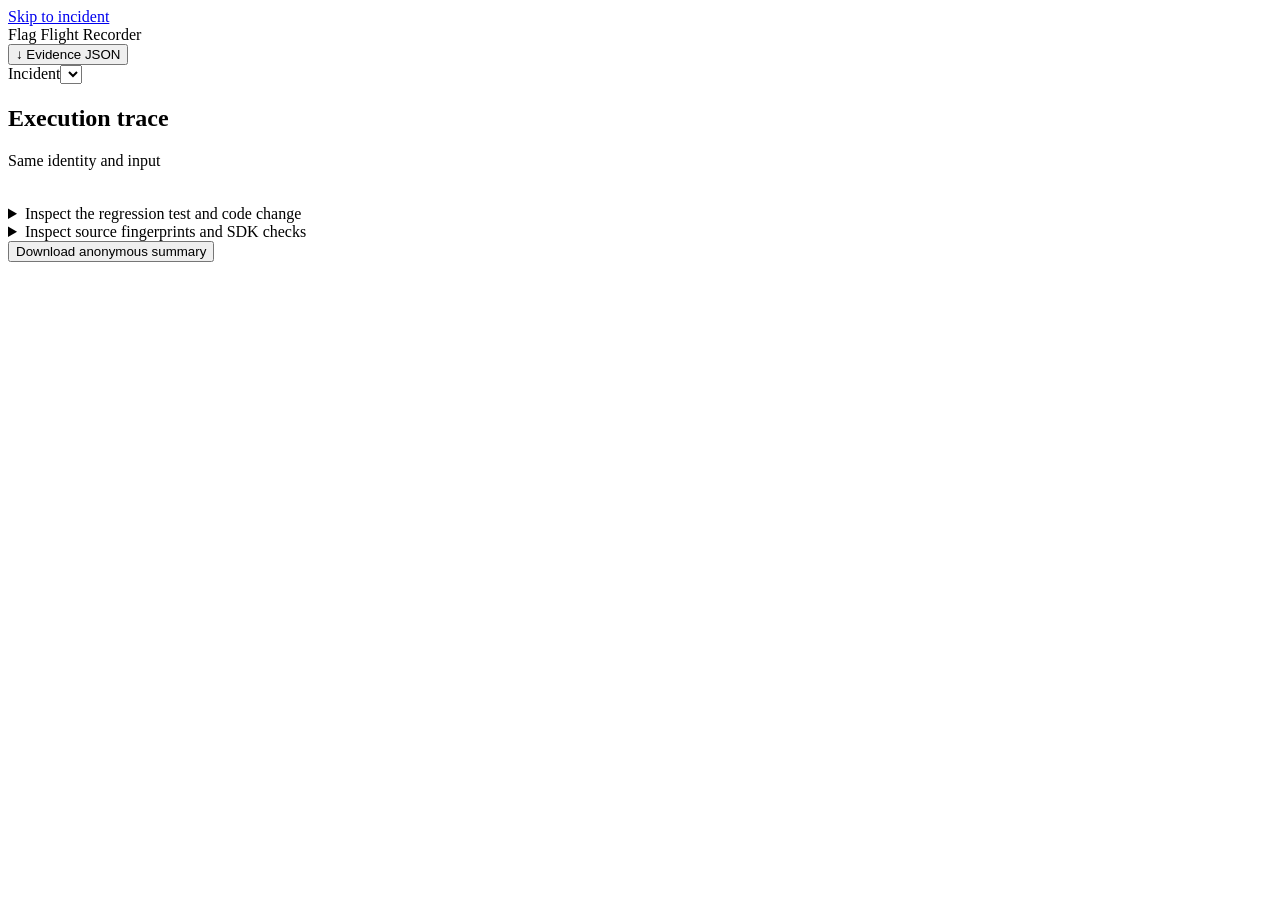
<file: src/flag_flight_recorder/assets/report.html>
<!doctype html>
<html lang="en">
  <head>
    <meta charset="utf-8" />
    <meta name="viewport" content="width=device-width, initial-scale=1" />
    <link rel="icon" href="data:," />
    <meta
      name="description"
      content="Inspect the captured flags, application output and replay evidence for a Flagsmith incident."
    />
    <title>Incident trace · Flag Flight Recorder</title>
    <style>
      /* REPORT_STYLE */
    </style>
  </head>
  <body>
    <a class="skip" href="#investigation">Skip to incident</a>
    <header class="bar">
      <div class="shell">
        <div class="brand">
          <span aria-hidden="true" class="rec-mark"
            ><i></i><i></i><i></i><i></i></span
          >Flag Flight Recorder
        </div>
        <button type="button" class="save" id="save">
          <span aria-hidden="true">↓</span> Evidence JSON
        </button>
      </div>
    </header>
    <main class="shell" id="investigation" tabindex="-1">
      <nav class="case-nav" aria-label="Incident selection">
        <label for="case">Incident</label
        ><select id="case"></select
        ><button type="button" class="jump" id="jump" hidden>
          Try flag combinations ↓</button
        ><span class="case-id" id="case-id"></span>
      </nav>
      <h1 id="headline"></h1>
      <p class="dek" id="dek"></p>
      <section class="trace" aria-labelledby="trace-title">
        <div class="trace-head">
          <h2 id="trace-title">Execution trace</h2>
          <p>Same identity and input</p>
        </div>
        <table
          class="matrix"
          id="matrix"
          aria-label="Recorded flags, code and outcomes by stage"
        ></table>
        <div class="mobile-trace">
          <div
            class="m-stages"
            id="m-stages"
            role="group"
            aria-label="Inspect a recorded stage"
          ></div>
          <p class="delta" id="delta"></p>
        </div>
      </section>
      <section
        class="readout"
        aria-label="Selected stage evidence"
        aria-live="polite"
        aria-atomic="true"
      >
        <div class="output">
          <p class="micro" id="stage-kind"></p>
          <h3 id="output-title"></h3>
          <pre id="output" tabindex="0"></pre>
          <p id="explain" class="explain"></p>
        </div>
        <div class="proof">
          <h3 id="proof-title"></h3>
          <dl class="signal" id="proof"></dl>
        </div>
      </section>
      <section
        id="explorer"
        class="explorer"
        aria-labelledby="explorer-title"
        hidden
        tabindex="-1"
      >
        <div class="explorer-head">
          <div>
            <p class="micro">Controlled offline runs</p>
            <h2 id="explorer-title">Try flag combinations</h2>
          </div>
          <p>
            Choose a cell to inspect both applications with the same input. Only
            the two effective flag settings vary.
          </p>
        </div>
        <div class="experiment">
          <div id="grid"></div>
          <div class="cell-evidence" aria-live="polite">
            <h3 id="cell-title"></h3>
            <div id="cell-output"></div>
          </div>
        </div>
      </section>
      <details id="regression">
        <summary>Inspect the regression test and code change</summary>
        <div id="regression-body"></div>
      </details>
      <details id="provenance">
        <summary>Inspect source fingerprints and SDK checks</summary>
        <dl class="signal" id="origins"></dl>
      </details>
      <section id="replay-command" hidden>
        <h2>Replay this capture</h2>
        <p>
          Set FLIGHT_RECORDER_STORE to this run’s store directory, then run the
          command from the application checkout.
        </p>
        <div class="command">
          <code id="command"></code
          ><button type="button" id="copy">Copy command</button>
        </div>
      </section>
      <footer>
        <span id="meta"></span
        ><button type="button" id="summary">Download anonymous summary</button>
      </footer>
      <noscript>Enable JavaScript to inspect the recorded evidence.</noscript>
    </main>
    <script type="application/json" id="evidence">
      <!-- REPORT_DATA -->
    </script>
    <script>
      /* REPORT_SCRIPT */
    </script>
  </body>
</html>
</file>
